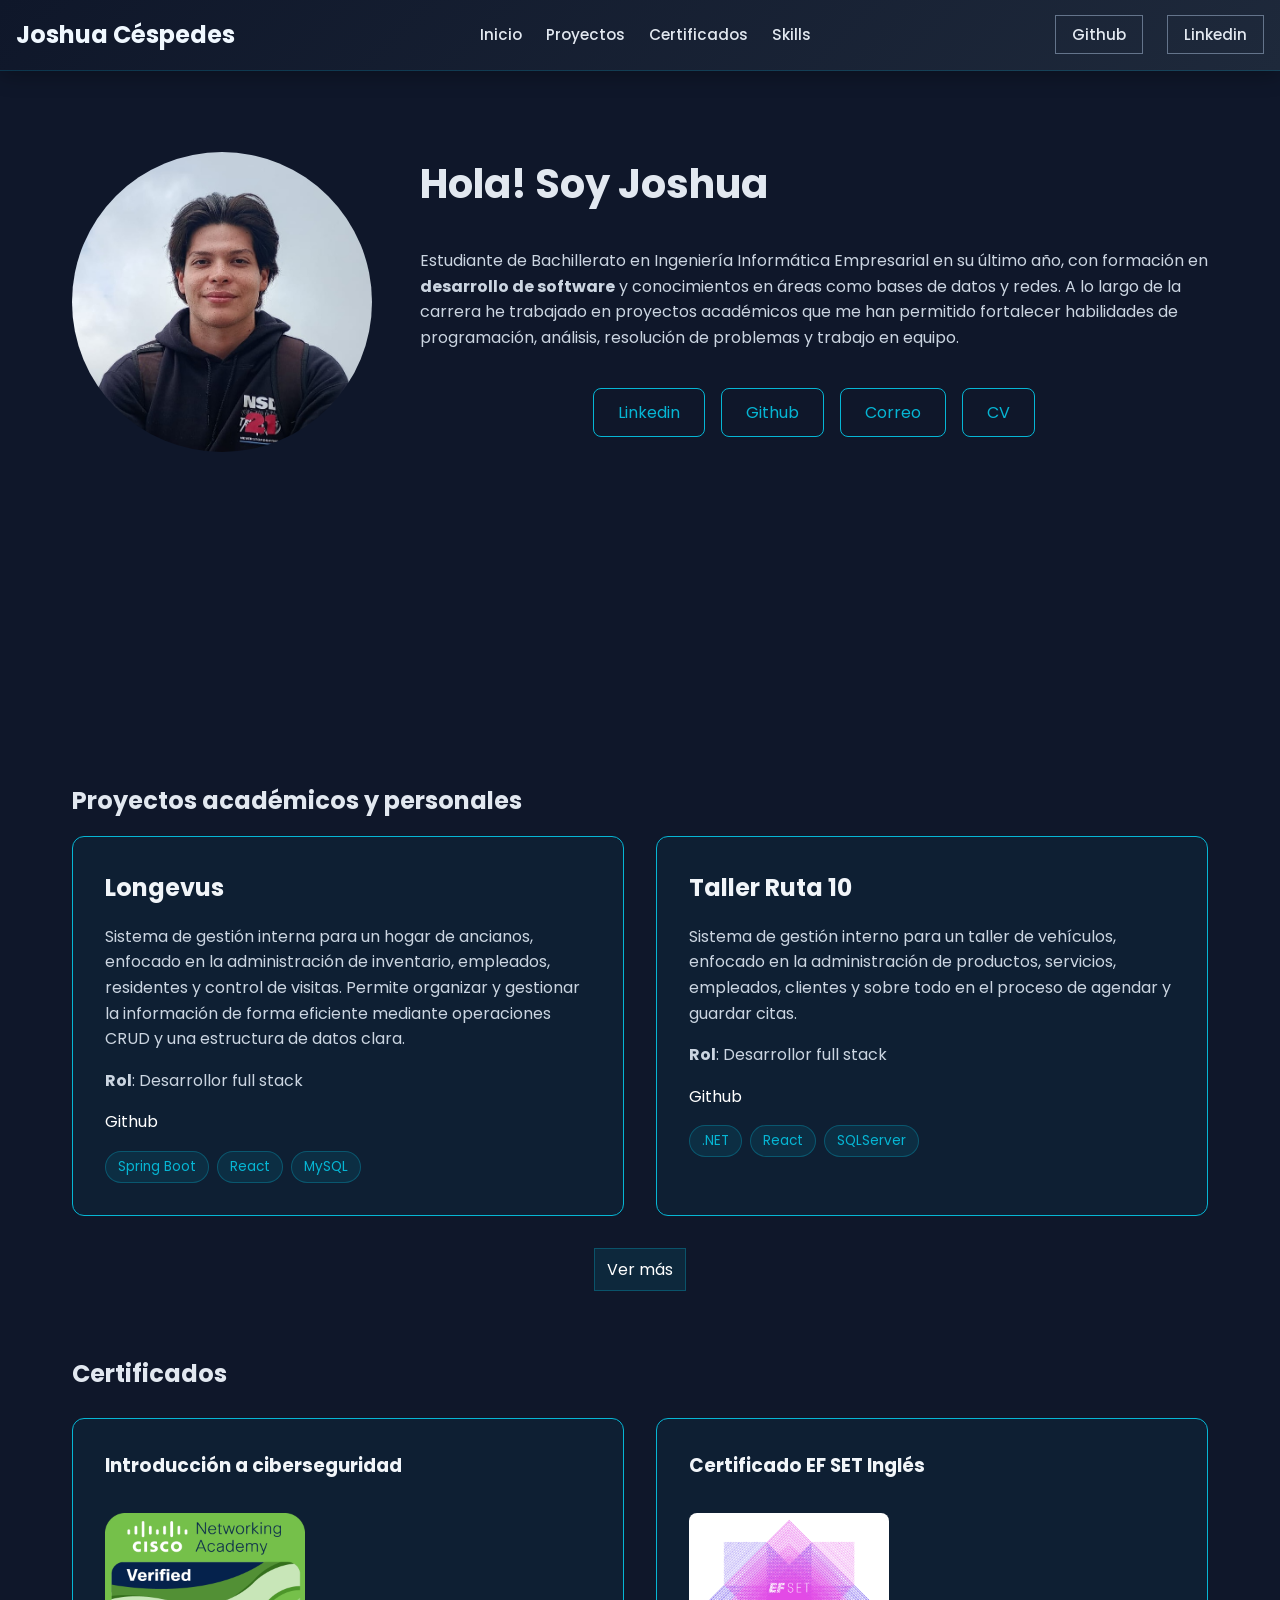
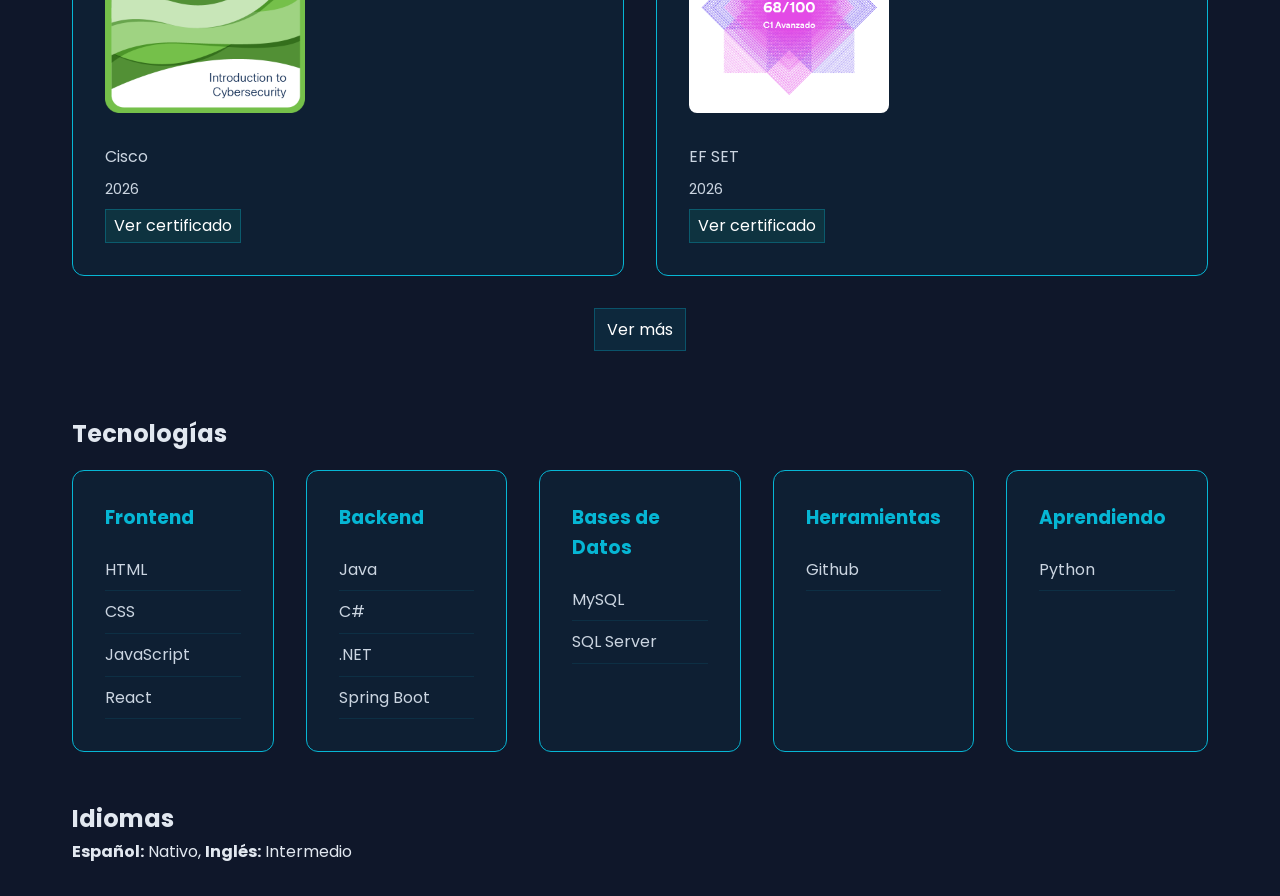
<file: portfolio_personal/index.html>
<!DOCTYPE html>
<html>

<head>
    <meta charset="utf-8" />
    <meta name="viewport" content="width=device-width, initial-scale=1.0">
    <title>Portfolio Joshua Céspedes</title>
    <link
        href="https://fonts.googleapis.com/css2?family=Poppins:wght@400;500;600;700&family=JetBrains+Mono:wght@400;600&display=swap"
        rel="stylesheet">
    <link rel="stylesheet" href="styles.css">
</head>

<body>
    <header>
        <nav id="navbar">
        </nav>
    </header>

    <section class="presentation">
        <div>
            <img src="assets/images/joshua_profile_small.jpg" alt="foto de perfil">
        </div>
        <div class="presentation-content">
            <div>
                <h1>Hola! Soy Joshua</h1>
            </div>
            <div>
                <p class="presentation-description">Estudiante de Bachillerato en Ingeniería Informática Empresarial en
                    su último año, con formación en
                    <strong>desarrollo de software</strong> y
                    conocimientos en áreas como bases de datos y redes. A lo largo de la carrera he trabajado en
                    proyectos
                    académicos que me han
                    permitido fortalecer habilidades de programación, análisis, resolución de problemas y trabajo en
                    equipo.
                </p>
                <ul class="presentation-links">
                    <li><a href="https://www.linkedin.com/in/joshua-cespedes" target="_blank"
                            rel="noopener noreferrer">Linkedin</a></li>
                    <li><a href="https://github.com/joshua-cespedes" target="_blank"
                            rel="noopener noreferrer">Github</a></li>
                    <li><a href="mailto:joshuacespedesgomez@gmail.com" target="_blank" rel="noopener noreferrer">Correo</a></li>
                    <li><a href="https://docs.google.com/document/d/18aE9ZhaWmnctOpPQ8j6wCFu71IfJ22io/edit?usp=sharing&ouid=100087184298205526771&rtpof=true&sd=true"
                            target="_blank" rel="noopener noreferrer">CV</a></li>
                </ul>
            </div>
        </div>
    </section>

    <section id="projects" class="projects">
        <h2>Proyectos académicos y personales</h2>
        <div class="projects-grid">

            <article class="project-card">
                <h3>Longevus</h3>
                <p>Sistema de gestión interna para un hogar de ancianos, enfocado en la administración de inventario,
                    empleados, residentes y control de visitas. Permite organizar y gestionar la información de forma
                    eficiente mediante operaciones CRUD y una estructura de datos clara.</p>

                <p> <strong>Rol</strong>: Desarrollor full stack</p>

                <a href="https://github.com/joshua-cespedes/longevus" target="_blank" rel="noopener noreferrer">Github</a>

                <div class="project-techs">
                    <span class="tech">Spring Boot</span>
                    <span class="tech">React</span>
                    <span class="tech">MySQL</span>
                </div>
            </article>

            <article class="project-card">
                <h3>Taller Ruta 10</h3>
                <p>Sistema de gestión interno para un taller de vehículos, enfocado en la administración de productos,
                    servicios, empleados, clientes y sobre todo en el proceso de agendar y guardar citas.</p>

                <p> <strong>Rol</strong>: Desarrollor full stack</p>

                <a href="https://github.com/joshua-cespedes/taller-ruta-10" target="_blank" rel="noopener noreferrer">Github</a>
                
                <div class="project-techs">
                    <span class="tech">.NET</span>
                    <span class="tech">React</span>
                    <span class="tech">SQLServer</span>
                </div>
            </article>

        </div>

        <div class="projects-footer">
            <a href="projects.html" class="btn-ver-mas">Ver más</a>
        </div>
    </section>

    <section id="certificates" class="certificates">
        <h2>Certificados</h2>
        <div class="certificates-grid">
            <article class="certificates-card">
                <h3>Introducción a ciberseguridad</h3>
                <img class="certificate-image" src="assets/images/I2CS__1_.png" alt="ciberseguridad cisco">
                <p>Cisco</p>
                <p class="certificates-date">2026</p>
                <a href="https://www.credly.com/badges/70e79260-d902-4078-82f5-c239b62fa0ab/linked_in?t=tcukwn"
                target="_blank" rel="noopener noreferrer">
                Ver certificado</a>
            </article>

            <article class="certificates-card">
                <h3>Certificado EF SET Inglés</h3>
                <img class="certificate-image" src="assets/images/EF_certificate.png" alt="ciberseguridad cisco">
                <p>EF SET</p>
                <p class="certificates-date">2026</p>
                <a href="https://cert.efset.org/es/y7UFER"
                target="_blank" rel="noopener noreferrer">
                Ver certificado</a>
            </article>
        </div>

        <div class="certificates-footer">
            <a href="certificates.html" class="btn-ver-mas">Ver más</a>
        </div>
    </section>

    <section id="skills" class="skills">
        <h2>Tecnologías</h2>

        <div class="tech-grid">
            <article class="tech-card">
                <h3>Frontend</h3>
                <ul>
                    <li>HTML</li>
                    <li>CSS</li>
                    <li>JavaScript</li>
                    <li>React</li>
                </ul>
            </article>
            <article class="tech-card">
                <h3>Backend</h3>
                <ul>
                    <li>Java</li>
                    <li>C#</li>
                    <li>.NET</li>
                    <li>Spring Boot</li>
                </ul>
            </article>
            <article class="tech-card">
                <h3>Bases de Datos</h3>
                <ul>
                    <li>MySQL</li>
                    <li>SQL Server</li>
                </ul>
            </article>
            <article class="tech-card">
                <h3>Herramientas</h3>
                <ul>
                    <li>Github</li>
                </ul>
            </article>
            <article class="tech-card">
                <h3>Aprendiendo</h3>
                <ul>
                    <li>Python</li>
                </ul>
            </article>
        </div>

        <div class="lenguages">
            <h2>Idiomas</h2>
            <p><strong>Español:</strong> Nativo, <strong>Inglés:</strong> Intermedio</p>
        </div>
    </section>

</body>

<script>
    fetch("navbar.html")
        .then(response => response.text())
        .then(data => {
            document.getElementById("navbar").innerHTML = data;
        });
</script>

</html>
</file>
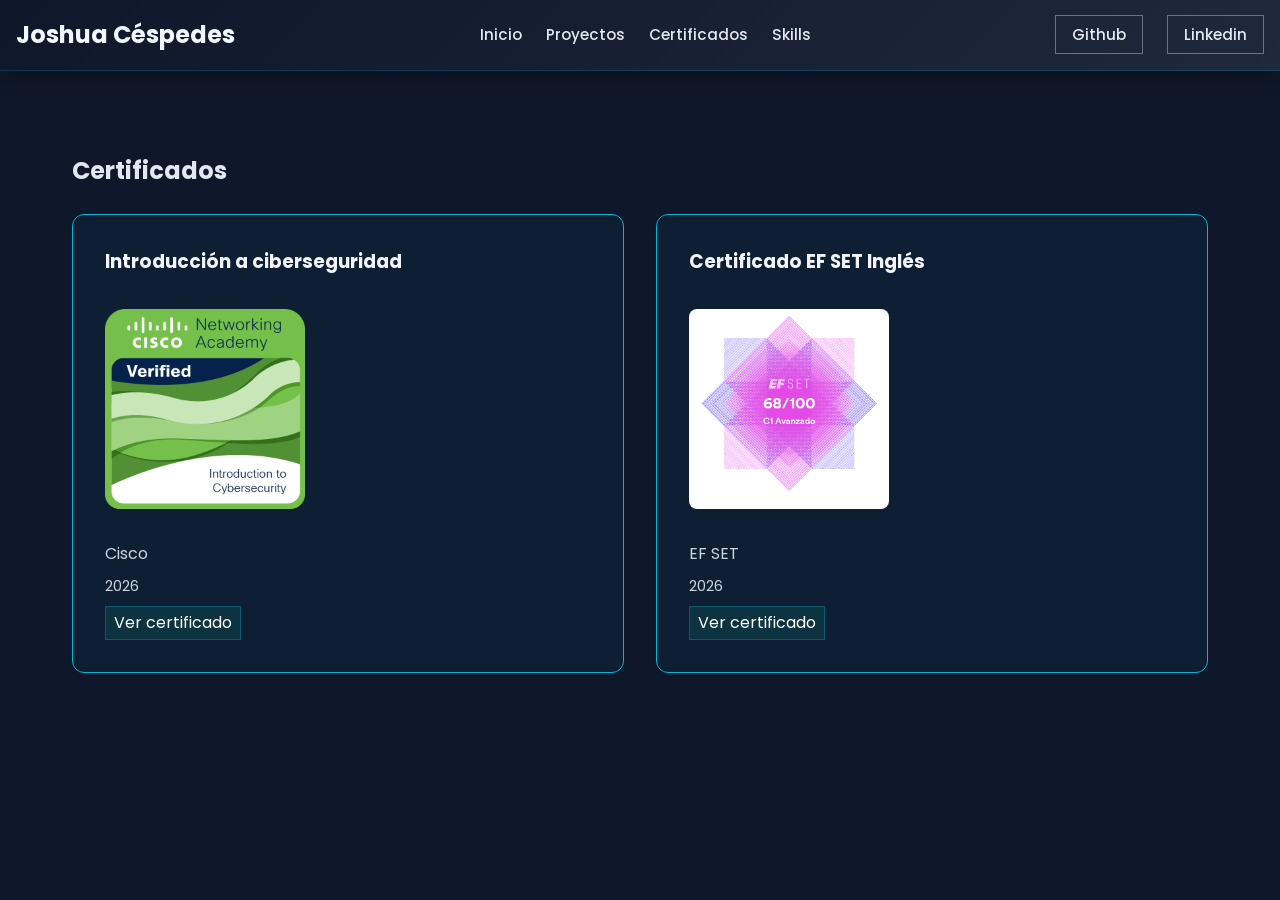
<file: portfolio_personal/certificates.html>
<!DOCTYPE html>
<html lang="en">
<head>
    <meta charset="utf-8" />
    <meta name="viewport" content="width=device-width, initial-scale=1.0">
    <title>Portfolio Joshua Céspedes</title>
    <link
        href="https://fonts.googleapis.com/css2?family=Poppins:wght@400;500;600;700&family=JetBrains+Mono:wght@400;600&display=swap"
        rel="stylesheet">
    <link rel="stylesheet" href="styles.css">
</head>
<body>
    <header>
        <nav id="navbar"></nav>
    </header>

    <section id="certificates" class="certificates">
        <h2>Certificados</h2>
        <div class="certificates-grid">
            <article class="certificates-card">
                <h3>Introducción a ciberseguridad</h3>
                <img class="certificate-image" src="assets/images/I2CS__1_.png" alt="ciberseguridad cisco">
                <p>Cisco</p>
                <p class="certificates-date">2026</p>
                <a href="https://www.credly.com/badges/70e79260-d902-4078-82f5-c239b62fa0ab/linked_in?t=tcukwn"
                target="_blank" rel="noopener noreferrer">
                Ver certificado</a>
            </article>

            <article class="certificates-card">
                <h3>Certificado EF SET Inglés</h3>
                <img class="certificate-image" src="assets/images/EF_certificate.png" alt="ciberseguridad cisco">
                <p>EF SET</p>
                <p class="certificates-date">2026</p>
                <a href="https://cert.efset.org/es/y7UFER"
                target="_blank" rel="noopener noreferrer">
                Ver certificado</a>
            </article>
        </div>

    </section>
</body>

<script>
    fetch("navbar.html")
    .then(response => response.text())
    .then(data => {
        document.getElementById("navbar").innerHTML = data;
    })
</script>

</html>
</file>
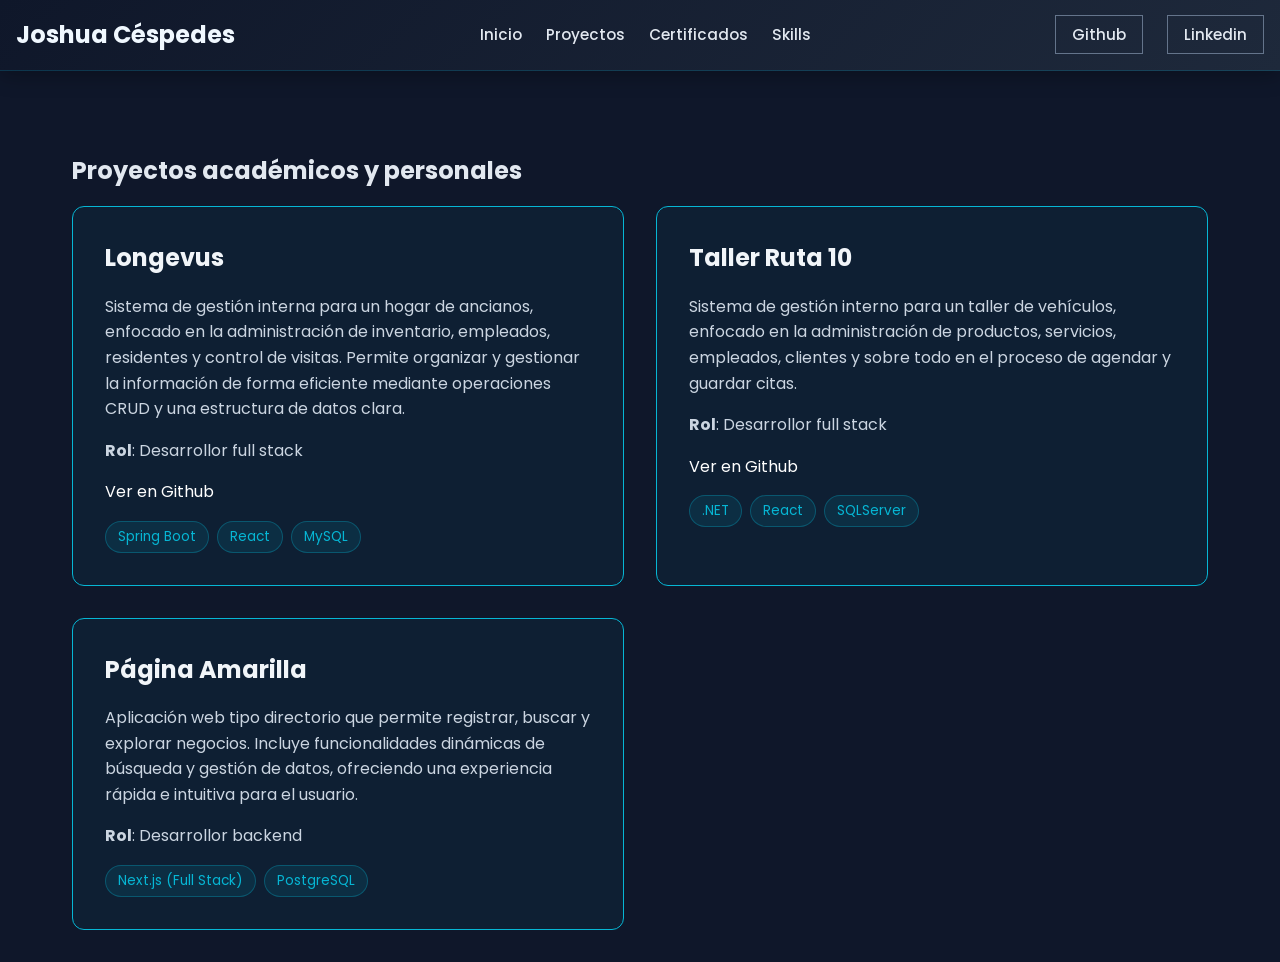
<file: portfolio_personal/projects.html>
<!DOCTYPE html>
<html lang="en">
<head>
    <meta charset="utf-8" />
    <meta name="viewport" content="width=device-width, initial-scale=1.0">
    <title>Portfolio Joshua Céspedes</title>
    <link
        href="https://fonts.googleapis.com/css2?family=Poppins:wght@400;500;600;700&family=JetBrains+Mono:wght@400;600&display=swap"
        rel="stylesheet">
    <link rel="stylesheet" href="styles.css">
</head>
<body>
    <header>
        <nav id="navbar"></nav>
    </header>

    <section id="projects" class="projects">
        <h2>Proyectos académicos y personales</h2>
        <div class="projects-grid">

            <article class="project-card">
                <h3>Longevus</h3>
                <p>Sistema de gestión interna para un hogar de ancianos, enfocado en la administración de inventario,
                    empleados, residentes y control de visitas. Permite organizar y gestionar la información de forma
                    eficiente mediante operaciones CRUD y una estructura de datos clara.</p>

                <p> <strong>Rol</strong>: Desarrollor full stack</p>

                <a href="https://github.com/joshua-cespedes/longevus" target="_blank" rel="noopener noreferrer"> Ver en Github</a>

                <div class="project-techs">
                    <span class="tech">Spring Boot</span>
                    <span class="tech">React</span>
                    <span class="tech">MySQL</span>
                </div>
            </article>

            <article class="project-card">
                <h3>Taller Ruta 10</h3>
                <p>Sistema de gestión interno para un taller de vehículos, enfocado en la administración de productos,
                    servicios, empleados, clientes y sobre todo en el proceso de agendar y guardar citas.</p>

                <p> <strong>Rol</strong>: Desarrollor full stack</p>

                <a href="https://github.com/joshua-cespedes/taller-ruta-10" target="_blank" rel="noopener noreferrer">Ver en Github</a>
                
                <div class="project-techs">
                    <span class="tech">.NET</span>
                    <span class="tech">React</span>
                    <span class="tech">SQLServer</span>
                </div>
            </article>

            <article class="project-card">
                <h3>Página Amarilla</h3>
                <p>Aplicación web tipo directorio que permite registrar, buscar y explorar negocios. Incluye
                    funcionalidades dinámicas de búsqueda y gestión de datos, ofreciendo una experiencia rápida e
                    intuitiva para el usuario.</p>

                <p> <strong>Rol</strong>: Desarrollor backend</p>
                    
                <div class="project-techs">
                    <span class="tech">Next.js (Full Stack)</span>
                    <span class="tech">PostgreSQL</span>
                </div>
            </article>


        </div>
    </section>
</body>

<script>
    fetch("navbar.html")
    .then(response => response.text())
    .then(data => {
        document.getElementById("navbar").innerHTML = data;
    })
</script>

</html>
</file>
<file: portfolio_personal/styles.css>
*{
    margin: 0;
    padding: 0;
    box-sizing: border-box;
}

body{
    font-family: 'Poppins', sans-serif;
    background-color: #0f172a;
    color: #e2e8f0;
    line-height: 1.6;
    padding-top: 120px;
}

/*Navbar*/

.navbar{
    display: flex;
    justify-content: space-between;
    align-items: center;
    width: 100%;
    background: linear-gradient(135deg, #0f172a 0%, #1e293b 100%);
    padding: 1rem 1rem;
    box-shadow: 0 4px 20px rgba(0, 0, 0, 0.3);
    position: fixed;
    top: 0;
    z-index: 100;
    border-bottom: 1px solid rgba(6, 182, 212, 0.2);
}

.navbar .left h2{
    color: aliceblue;
}

.navbar .center ul{
    list-style: none;
    display: flex;
    gap: 1.5rem;
}

.navbar .center a {
    color: #e2e8f0;
    text-decoration: none;
    font-size: 0.95rem;
    font-weight: 500;
    position: relative;
    transition: color 0.3s ease;
}

.navbar .center a::after{
    content: '';
    position: absolute;
    bottom: -4px;
    left: 0;
    width: 0;
    height: 2px;
    background-color: #06b6d4;
    transition: width 0.3s ease;
}

.navbar .center a:hover{
    color: #06b6d4
}

.navbar .center a:hover::after {
    width: 100%;
}

.navbar .right ul{
    list-style-type: none;
    display: flex;
    gap: 1.5rem;
}

.navbar .right a{
    color: #e2e8f0;
    text-decoration: none;
    font-size: 0.95rem;
    font-weight: 500;
    padding: 0.5rem 1rem;
    border: 1px solid #64748b;
}

.navbar .right a:hover{
    border-color: #06b6d4;
    color: #06b6d4;
    background-color: rgba(6, 182, 212, 0.1);
    transform: translate(-2px);
}


/*Presentation*/

.presentation{
    min-height: 70vh;
    display: flex;
    justify-content: center;
    gap: 3rem;
    max-width: 1200px;
    margin: 0 auto;
    padding: 2rem;
}

.presentation-content {
    display: flex;
    flex-direction: column;
    gap: 1.5rem;
}

.presentation img{
    width: 300PX;
    height: 300px;
    object-fit: cover;
    border-radius: 150%;
}

.presentation-description {
    color: #cbd5e1;
    line-height: 1.6;
}

.presentation-links{
    margin-top: 50px;
    text-decoration: none;
    list-style: none;
    display: flex;
    gap: 1rem;
    justify-content: center;
}

.presentation-links a {
    color: #06b6d4;
    text-decoration: none;
    padding: 0.75rem 1.5rem;
    border: 1px solid #06b6d4;
    border-radius: 8px;
    transition: all 0.3s ease;
}

.presentation-content h1 {
    font-size: 2.5rem;
    font-weight: 700;
    margin-bottom: 0.5rem;
}

/*Proyectos*/

.projects{
    max-width: 1200px;
    margin: 0 auto;
    padding: 2rem;
}

.project-card {
    border: 1px solid #06b6d4;
    padding: 2rem;
    border-radius: 12px;
    background: rgba(6, 182, 212, 0.05);
    display: flex;
    flex-direction: column;
    gap: 1rem;
}

.project-card h3 {
    font-size: 1.5rem;
    color: #f1f5f9;
}

.project-card p {
    color: #cbd5e1;
}

.project-techs {
    display: flex;
    gap: 0.5rem;
    flex-wrap: wrap;
}

.project-card a{
    text-decoration: none;
    color: #ffffff;
}

.tech {
    background-color: rgba(6, 182, 212, 0.1);
    color: #06b6d4;
    padding: 0.25rem 0.75rem;
    border-radius: 20px;
    font-size: 0.85rem;
    border: 1px solid rgba(6, 182, 212, 0.3);
}

.projects-grid {
    margin-top: 1rem;
    display: grid;
    grid-template-columns: repeat(2, 1fr);
    gap: 2rem;
}

.projects-footer{
    margin-top: 2rem;
    display: flex;
    justify-content: center;
}

.btn-ver-mas {
    text-decoration: none;
    background-color: rgba(6, 182, 212, 0.1);
    color: #ffffff;
    padding: 0.50rem 0.75rem;
    font-size: 1rem;
    border: 1px solid rgba(6, 182, 212, 0.3);
}

.btn-ver-mas:hover{
    text-decoration: none;
    background-color: rgba(6, 182, 212, 0.1);
    color: #06b6d4;
    padding: 0.50rem 0.75rem;
    font-size: 1rem;
    border: 1px solid rgba(6, 182, 212, 0.3);
}

/*Tecnologías*/

.skills{
    max-width: 1200px;
    margin: 0 auto;
    padding: 2rem;
}

.tech-grid {
    margin-top: 1rem;
    display: grid;
    grid-template-columns: repeat(5, 1fr);
    gap: 2rem;
    margin-bottom: 3rem;
}

.tech-card {
    border: 1px solid #06b6d4;
    padding: 2rem;
    border-radius: 12px;
    background: rgba(6, 182, 212, 0.05);
}

.tech-card h3 {
    color: #06b6d4;
    margin-bottom: 1rem;
}

.tech-card ul {
    list-style: none;
}

.tech-card li {
    color: #cbd5e1;
    padding: 0.5rem 0;
    border-bottom: 1px solid rgba(6, 182, 212, 0.1);
}

.languages {
    border: 1px solid #06b6d4;
    padding: 2rem;
    border-radius: 12px;
    background: rgba(6, 182, 212, 0.05);
    text-align: center;
}

.languages h2 {
    color: #06b6d4;
    margin-bottom: 1rem;
}

.languages p {
    margin-top: 1rem;
    color: #cbd5e1;
    margin: 0.5rem 0;
}

/*Certificados*/

.certificates{
    max-width: 1200px;
    margin: 0 auto;
    padding: 2rem;
}

.certificates-grid {
    display: grid;
    margin-top: 1.5rem;
    grid-template-columns: repeat(2, 1fr);
    gap: 2rem;
    margin-bottom: 2rem;
}

.certificates-card {
    border: 1px solid #06b6d4;
    padding: 2rem;
    border-radius: 12px;
    background: rgba(6, 182, 212, 0.05);
    text-decoration: none;
}

.certificates-card a{
    display: inline-block;
    text-align: center;
    text-decoration: none;
    background-color: rgba(13, 226, 180, 0.1);
    color: #ffffff;
    padding: 0.20rem 0.50rem;
    font-size: 1rem;
    border: 1px solid rgba(6, 182, 212, 0.3);
}

.certificates-card a:hover{
    text-decoration: none;
    background-color: rgba(6, 182, 212, 0.1);
    color: #06b6d4;
    padding: 0.20rem 0.50rem;
    font-size: 1rem;
    border: 1px solid rgba(6, 182, 212, 0.3);
}

.certificates-card h3 {
    color: #f1f5f9;
    margin-bottom: 1rem;
}

.certificates-card p {
    color: #cbd5e1;
    margin: 0.5rem 0;
}

.certificates-date {
    color: #94a3b8;
    font-size: 0.9rem;
}

.certificates-footer{
    margin-top: 2rem;
    display: flex;
    justify-content: center;
}

.certificate-image {
    width: 200px;
    height: 200px;
    object-fit: cover;
    border-radius: 8px;
    margin: 1rem 0;
}


@media (max-width: 768px) {
    body {
        padding-top: 80px;
    }

    .navbar {
        padding: 0.75rem;
        flex-wrap: wrap;
    }

    .navbar .left h2 {
        font-size: 1rem;
        width: 100%;
    }

    .navbar .center ul {
        gap: 0.5rem;
        flex-wrap: wrap;
    }

    .navbar .center a {
        font-size: 0.75rem;
        padding: 0.25rem 0.5rem;
    }

    .navbar .right {
        display: none;
    }

    .presentation {
        flex-direction: column;
        padding: 1rem;
        padding-top: 2rem;
    }

    .presentation img {
        width: 150px;
        height: 150px;
    }

    .presentation-content h1 {
        font-size: 1.8rem;
    }

    .presentation-description {
        font-size: 0.95rem;
    }

    .presentation-links {
        gap: 0.5rem;
        margin-top: 1rem;
    }

    .presentation-links a {
        padding: 0.5rem 1rem;
        font-size: 0.9rem;
    }

    .projects-grid {
        grid-template-columns: 1fr;
    }

    .tech-grid {
        grid-template-columns: 1fr;
    }

    .project-card h3 {
        font-size: 1.2rem;
    }
}

@media (max-width: 480px) {
    .navbar .center ul {
        gap: 0.25rem;
    }

    .navbar .center a {
        font-size: 0.7rem;
        padding: 0.2rem 0.4rem;
    }

    .presentation-content h1 {
        font-size: 1.5rem;
    }

    .presentation-links a {
        padding: 0.4rem 0.8rem;
        font-size: 0.8rem;
    }

    .projects h2 {
        font-size: 1.5rem;
    }

    .skills h2 {
        font-size: 1.5rem;
    }
}
</file>
